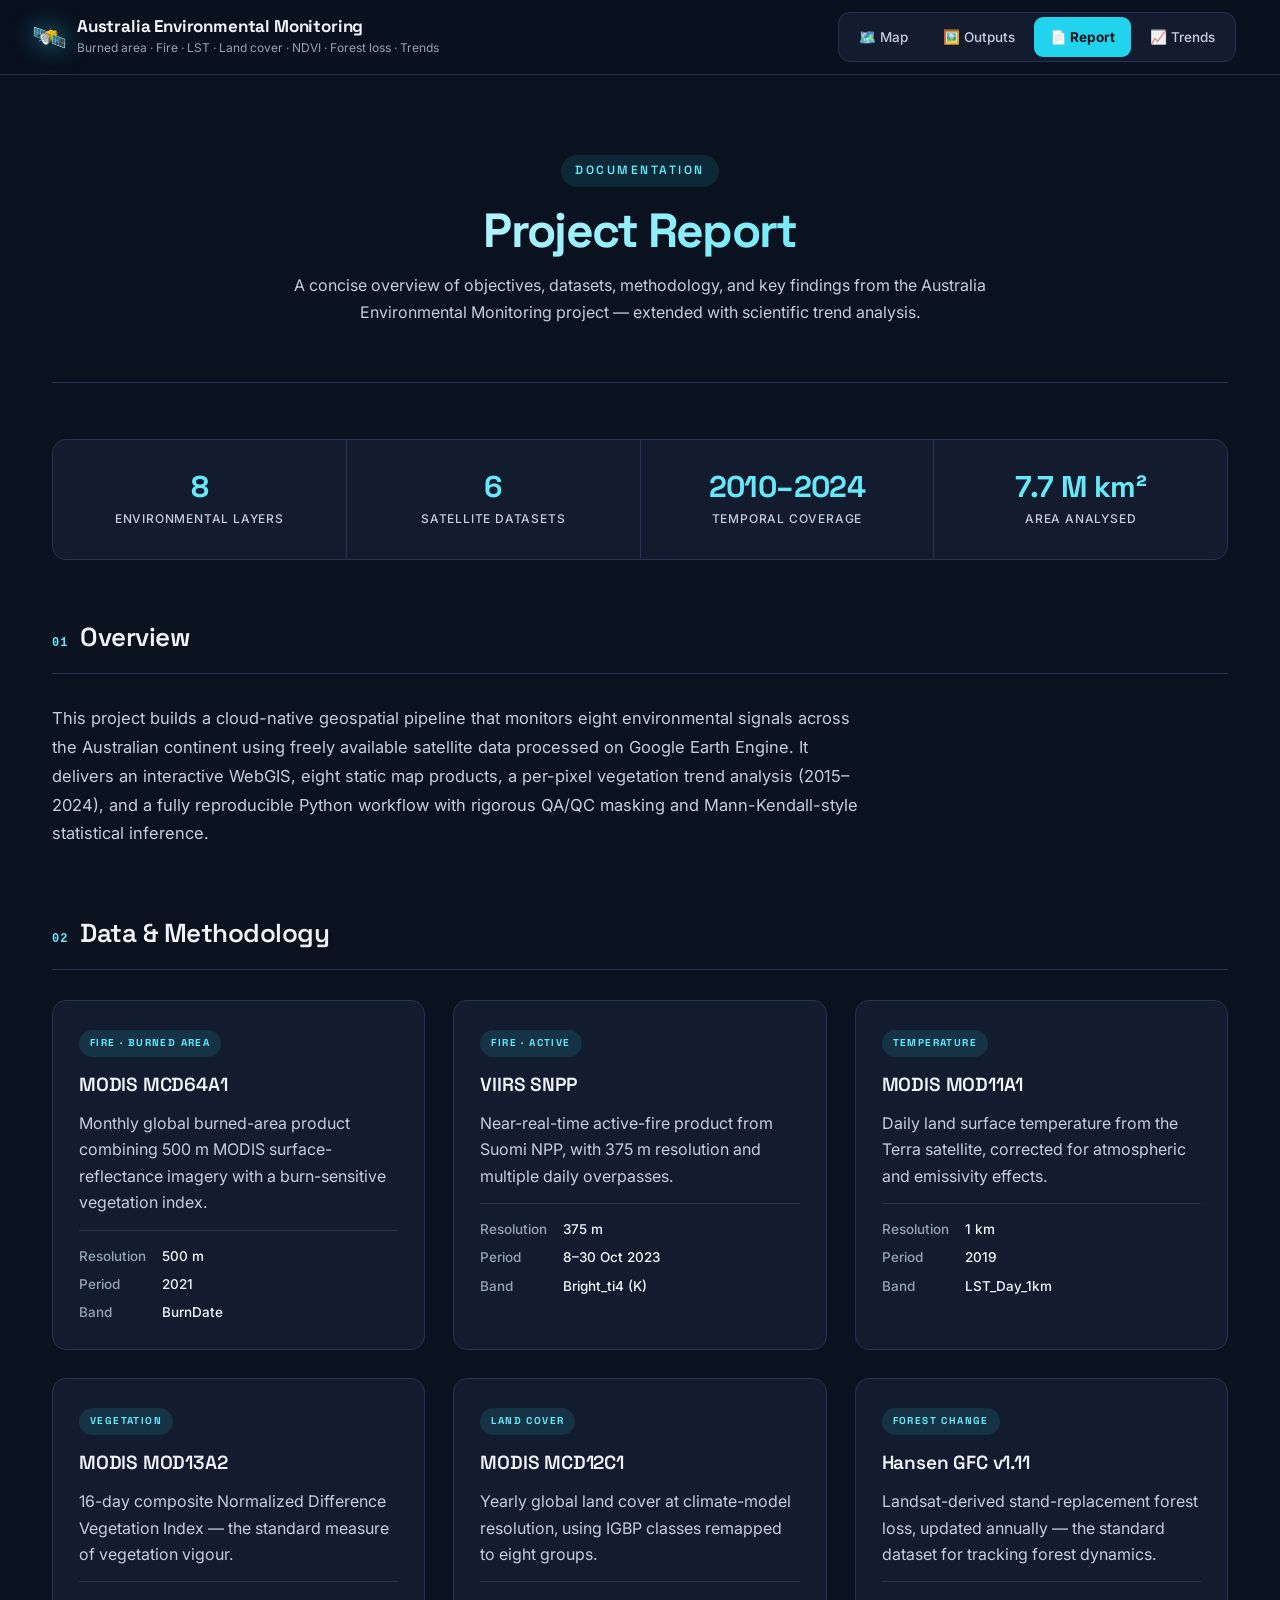
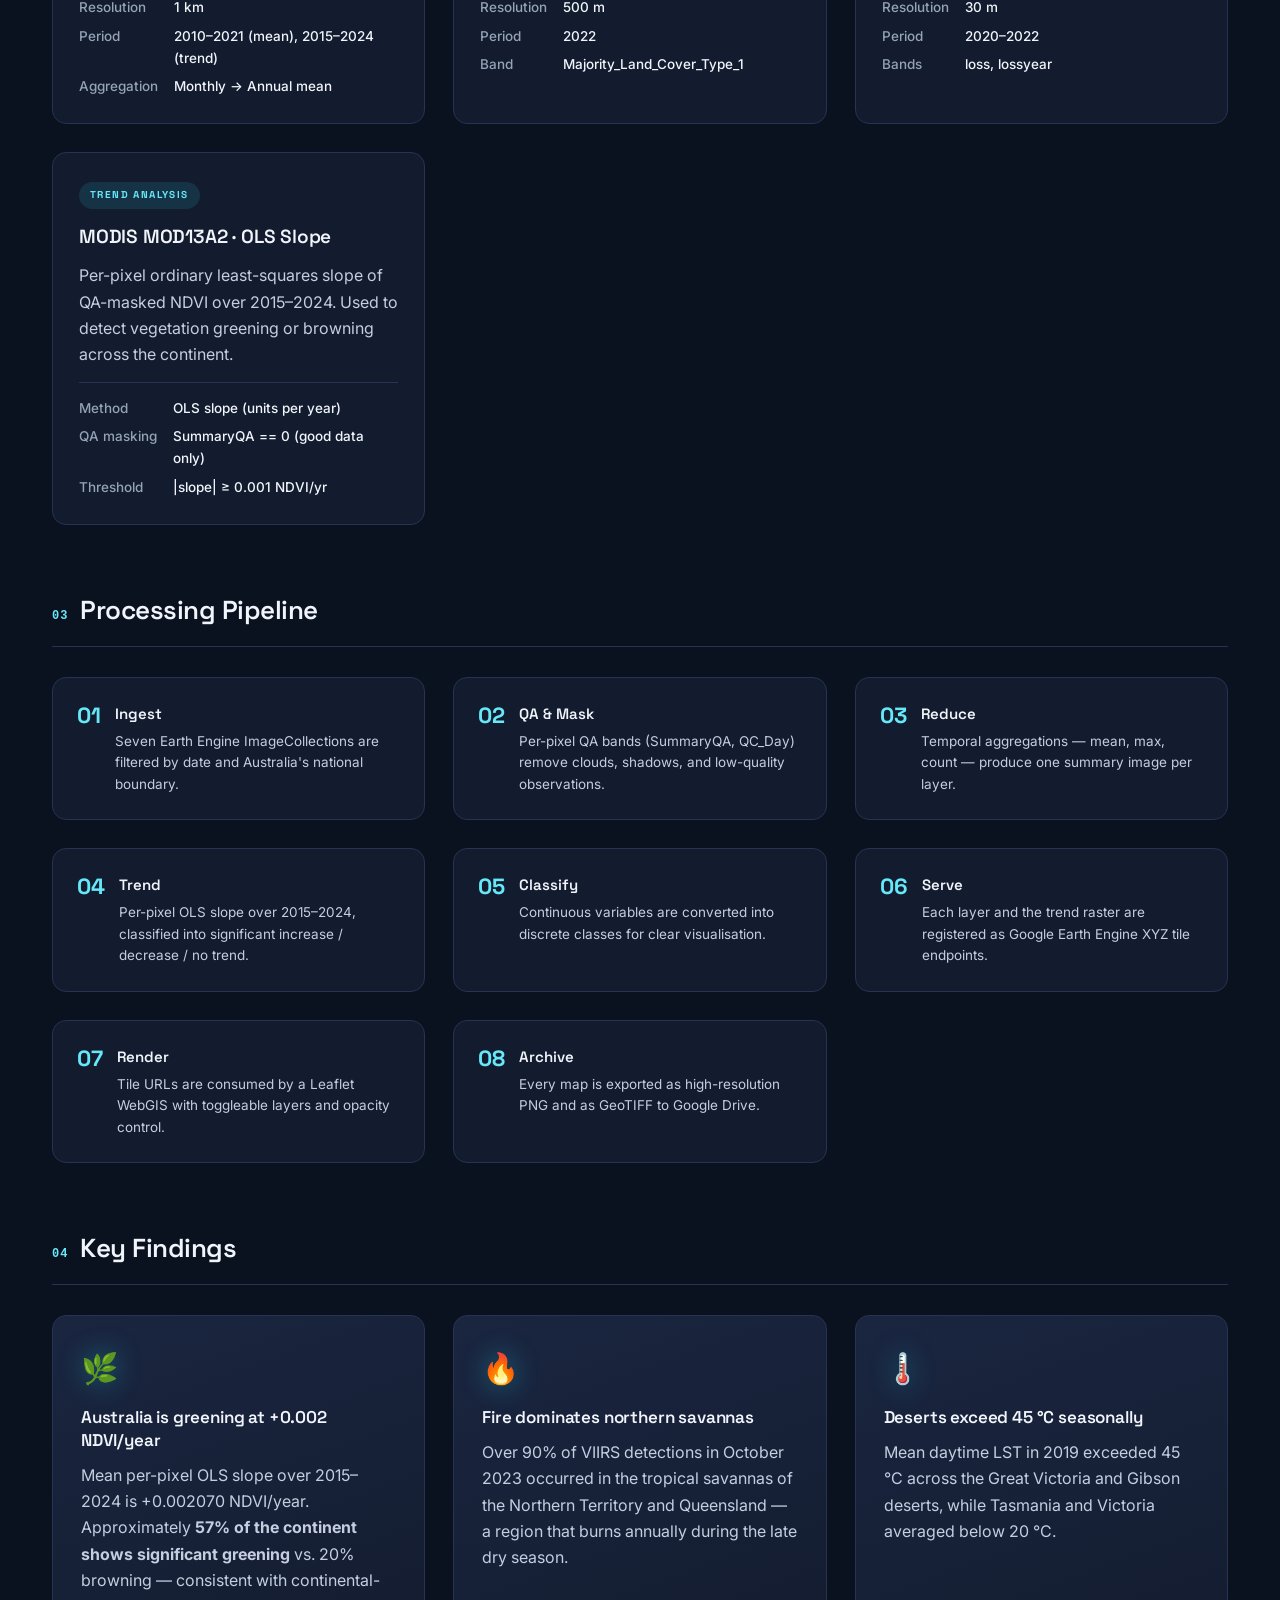
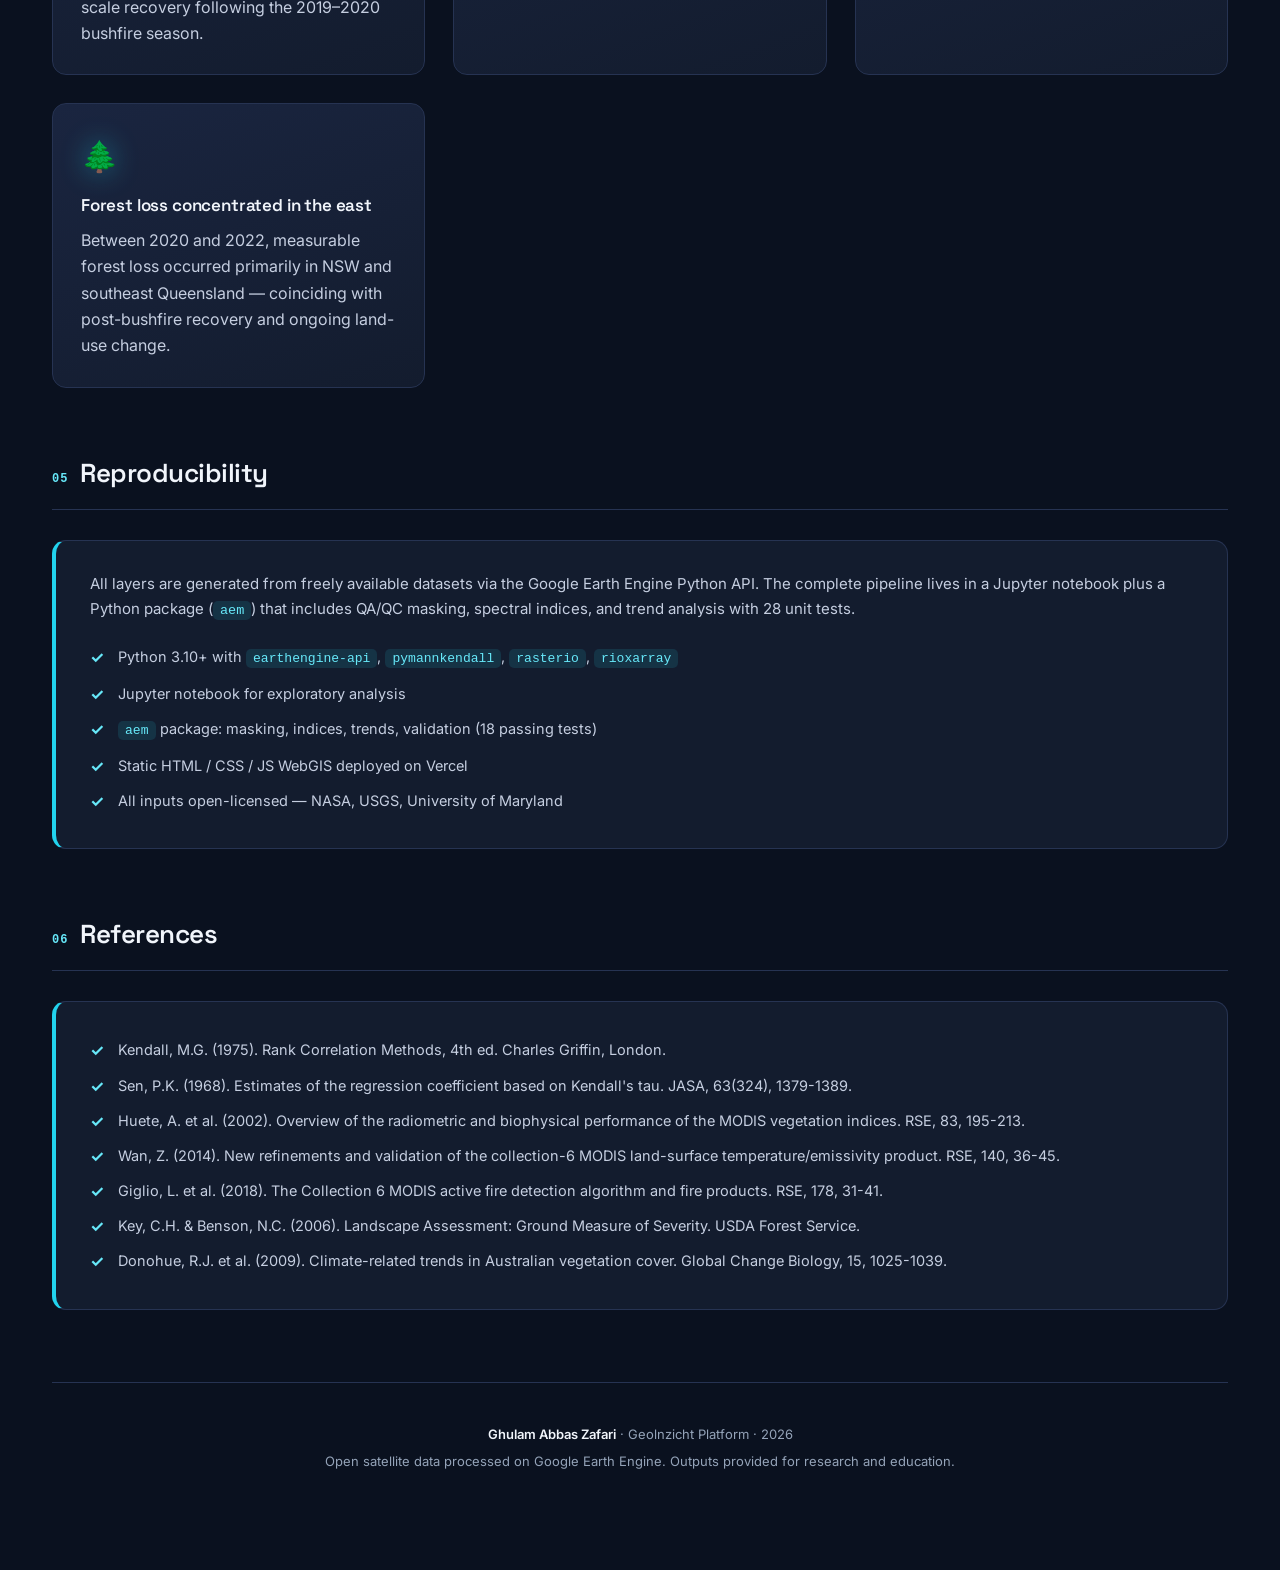
<file: report.html>
<!DOCTYPE html>
<html lang="en">
<head>
<meta charset="utf-8" />
<meta name="viewport" content="width=device-width, initial-scale=1.0, viewport-fit=cover" />
<meta name="theme-color" content="#0a111f" />
<title>Report — Australia Environmental Monitoring</title>
<link rel="preconnect" href="https://fonts.googleapis.com">
<link rel="preconnect" href="https://fonts.gstatic.com" crossorigin>
<link href="https://fonts.googleapis.com/css2?family=Inter:wght@400;500;600;700;800&family=Space+Grotesk:wght@500;600;700&display=swap" rel="stylesheet">
<link rel="stylesheet" href="styles.css" />
</head>
<body>

<header class="topbar">
  <div class="brand">
    <span class="logo">🛰️</span>
    <div>
      <h1>Australia Environmental Monitoring</h1>
      <p>Burned area · Fire · LST · Land cover · NDVI · Forest loss · Trends</p>
    </div>
  </div>
  <nav class="nav" id="mainNav">
    <a href="index.html" class="nav-link">🗺️ Map</a>
    <a href="outputs.html" class="nav-link">🖼️ Outputs</a>
    <a href="report.html" class="nav-link active">📄 Report</a>
    <a href="trends/" class="nav-link">📈 Trends</a>
  </nav>
  <div class="actions">
    <button class="menu-toggle" id="menuToggle" title="Menu" aria-label="Open menu">☰</button>
  </div>
</header>

<main class="page">

  <div class="page-hero">
    <span class="eyebrow">Documentation</span>
    <h1>Project Report</h1>
    <p>A concise overview of objectives, datasets, methodology, and key findings from the Australia Environmental Monitoring project — extended with scientific trend analysis.</p>
  </div>

  <section class="stats-strip">
    <div class="stat-block">
      <div class="stat-value">8</div>
      <div class="stat-label">Environmental layers</div>
    </div>
    <div class="stat-block">
      <div class="stat-value">6</div>
      <div class="stat-label">Satellite datasets</div>
    </div>
    <div class="stat-block">
      <div class="stat-value">2010–2024</div>
      <div class="stat-label">Temporal coverage</div>
    </div>
    <div class="stat-block">
      <div class="stat-value">7.7 M km²</div>
      <div class="stat-label">Area analysed</div>
    </div>
  </section>

  <section class="content-section">
    <div class="section-head">
      <span class="section-num">01</span>
      <h2>Overview</h2>
    </div>
    <p class="lead">
      This project builds a cloud-native geospatial pipeline that monitors eight environmental signals across the Australian continent using freely available satellite data processed on Google Earth Engine. It delivers an interactive WebGIS, eight static map products, a per-pixel vegetation trend analysis (2015–2024), and a fully reproducible Python workflow with rigorous QA/QC masking and Mann-Kendall-style statistical inference.
    </p>
  </section>

  <section class="content-section">
    <div class="section-head">
      <span class="section-num">02</span>
      <h2>Data &amp; Methodology</h2>
    </div>
    <div class="dataset-grid">

      <div class="dataset-card">
        <span class="pill">Fire · Burned Area</span>
        <h3>MODIS MCD64A1</h3>
        <p>Monthly global burned-area product combining 500 m MODIS surface-reflectance imagery with a burn-sensitive vegetation index.</p>
        <dl>
          <dt>Resolution</dt><dd>500 m</dd>
          <dt>Period</dt><dd>2021</dd>
          <dt>Band</dt><dd>BurnDate</dd>
        </dl>
      </div>

      <div class="dataset-card">
        <span class="pill">Fire · Active</span>
        <h3>VIIRS SNPP</h3>
        <p>Near-real-time active-fire product from Suomi NPP, with 375 m resolution and multiple daily overpasses.</p>
        <dl>
          <dt>Resolution</dt><dd>375 m</dd>
          <dt>Period</dt><dd>8–30 Oct 2023</dd>
          <dt>Band</dt><dd>Bright_ti4 (K)</dd>
        </dl>
      </div>

      <div class="dataset-card">
        <span class="pill">Temperature</span>
        <h3>MODIS MOD11A1</h3>
        <p>Daily land surface temperature from the Terra satellite, corrected for atmospheric and emissivity effects.</p>
        <dl>
          <dt>Resolution</dt><dd>1 km</dd>
          <dt>Period</dt><dd>2019</dd>
          <dt>Band</dt><dd>LST_Day_1km</dd>
        </dl>
      </div>

      <div class="dataset-card">
        <span class="pill">Vegetation</span>
        <h3>MODIS MOD13A2</h3>
        <p>16-day composite Normalized Difference Vegetation Index — the standard measure of vegetation vigour.</p>
        <dl>
          <dt>Resolution</dt><dd>1 km</dd>
          <dt>Period</dt><dd>2010–2021 (mean), 2015–2024 (trend)</dd>
          <dt>Aggregation</dt><dd>Monthly → Annual mean</dd>
        </dl>
      </div>

      <div class="dataset-card">
        <span class="pill">Land Cover</span>
        <h3>MODIS MCD12C1</h3>
        <p>Yearly global land cover at climate-model resolution, using IGBP classes remapped to eight groups.</p>
        <dl>
          <dt>Resolution</dt><dd>500 m</dd>
          <dt>Period</dt><dd>2022</dd>
          <dt>Band</dt><dd>Majority_Land_Cover_Type_1</dd>
        </dl>
      </div>

      <div class="dataset-card">
        <span class="pill">Forest Change</span>
        <h3>Hansen GFC v1.11</h3>
        <p>Landsat-derived stand-replacement forest loss, updated annually — the standard dataset for tracking forest dynamics.</p>
        <dl>
          <dt>Resolution</dt><dd>30 m</dd>
          <dt>Period</dt><dd>2020–2022</dd>
          <dt>Bands</dt><dd>loss, lossyear</dd>
        </dl>
      </div>

      <div class="dataset-card">
        <span class="pill">Trend Analysis</span>
        <h3>MODIS MOD13A2 · OLS Slope</h3>
        <p>Per-pixel ordinary least-squares slope of QA-masked NDVI over 2015–2024. Used to detect vegetation greening or browning across the continent.</p>
        <dl>
          <dt>Method</dt><dd>OLS slope (units per year)</dd>
          <dt>QA masking</dt><dd>SummaryQA == 0 (good data only)</dd>
          <dt>Threshold</dt><dd>|slope| ≥ 0.001 NDVI/yr</dd>
        </dl>
      </div>

    </div>
  </section>

  <section class="content-section">
    <div class="section-head">
      <span class="section-num">03</span>
      <h2>Processing Pipeline</h2>
    </div>
    <ol class="pipeline">
      <li>
        <span class="step">01</span>
        <div>
          <h4>Ingest</h4>
          <p>Seven Earth Engine ImageCollections are filtered by date and Australia's national boundary.</p>
        </div>
      </li>
      <li>
        <span class="step">02</span>
        <div>
          <h4>QA &amp; Mask</h4>
          <p>Per-pixel QA bands (SummaryQA, QC_Day) remove clouds, shadows, and low-quality observations.</p>
        </div>
      </li>
      <li>
        <span class="step">03</span>
        <div>
          <h4>Reduce</h4>
          <p>Temporal aggregations — mean, max, count — produce one summary image per layer.</p>
        </div>
      </li>
      <li>
        <span class="step">04</span>
        <div>
          <h4>Trend</h4>
          <p>Per-pixel OLS slope over 2015–2024, classified into significant increase / decrease / no trend.</p>
        </div>
      </li>
      <li>
        <span class="step">05</span>
        <div>
          <h4>Classify</h4>
          <p>Continuous variables are converted into discrete classes for clear visualisation.</p>
        </div>
      </li>
      <li>
        <span class="step">06</span>
        <div>
          <h4>Serve</h4>
          <p>Each layer and the trend raster are registered as Google Earth Engine XYZ tile endpoints.</p>
        </div>
      </li>
      <li>
        <span class="step">07</span>
        <div>
          <h4>Render</h4>
          <p>Tile URLs are consumed by a Leaflet WebGIS with toggleable layers and opacity control.</p>
        </div>
      </li>
      <li>
        <span class="step">08</span>
        <div>
          <h4>Archive</h4>
          <p>Every map is exported as high-resolution PNG and as GeoTIFF to Google Drive.</p>
        </div>
      </li>
    </ol>
  </section>

  <section class="content-section">
    <div class="section-head">
      <span class="section-num">04</span>
      <h2>Key Findings</h2>
    </div>
    <div class="findings-grid">

      <div class="finding">
        <span class="finding-icon">🌿</span>
        <h4>Australia is greening at +0.002 NDVI/year</h4>
        <p>Mean per-pixel OLS slope over 2015–2024 is +0.002070 NDVI/year. Approximately <strong>57% of the continent shows significant greening</strong> vs. 20% browning — consistent with continental-scale recovery following the 2019–2020 bushfire season.</p>
      </div>

      <div class="finding">
        <span class="finding-icon">🔥</span>
        <h4>Fire dominates northern savannas</h4>
        <p>Over 90% of VIIRS detections in October 2023 occurred in the tropical savannas of the Northern Territory and Queensland — a region that burns annually during the late dry season.</p>
      </div>

      <div class="finding">
        <span class="finding-icon">🌡️</span>
        <h4>Deserts exceed 45 °C seasonally</h4>
        <p>Mean daytime LST in 2019 exceeded 45 °C across the Great Victoria and Gibson deserts, while Tasmania and Victoria averaged below 20 °C.</p>
      </div>

      <div class="finding">
        <span class="finding-icon">🌲</span>
        <h4>Forest loss concentrated in the east</h4>
        <p>Between 2020 and 2022, measurable forest loss occurred primarily in NSW and southeast Queensland — coinciding with post-bushfire recovery and ongoing land-use change.</p>
      </div>

    </div>
  </section>

  <section class="content-section">
    <div class="section-head">
      <span class="section-num">05</span>
      <h2>Reproducibility</h2>
    </div>
    <div class="repro-box">
      <p>All layers are generated from freely available datasets via the Google Earth Engine Python API. The complete pipeline lives in a Jupyter notebook plus a Python package (<code>aem</code>) that includes QA/QC masking, spectral indices, and trend analysis with 28 unit tests.</p>
      <ul class="check-list">
        <li>Python 3.10+ with <code>earthengine-api</code>, <code>pymannkendall</code>, <code>rasterio</code>, <code>rioxarray</code></li>
        <li>Jupyter notebook for exploratory analysis</li>
        <li><code>aem</code> package: masking, indices, trends, validation (18 passing tests)</li>
        <li>Static HTML / CSS / JS WebGIS deployed on Vercel</li>
        <li>All inputs open-licensed — NASA, USGS, University of Maryland</li>
      </ul>
    </div>
  </section>

  <section class="content-section">
    <div class="section-head">
      <span class="section-num">06</span>
      <h2>References</h2>
    </div>
    <div class="repro-box">
      <ul class="check-list">
        <li>Kendall, M.G. (1975). Rank Correlation Methods, 4th ed. Charles Griffin, London.</li>
        <li>Sen, P.K. (1968). Estimates of the regression coefficient based on Kendall's tau. JASA, 63(324), 1379-1389.</li>
        <li>Huete, A. et al. (2002). Overview of the radiometric and biophysical performance of the MODIS vegetation indices. RSE, 83, 195-213.</li>
        <li>Wan, Z. (2014). New refinements and validation of the collection-6 MODIS land-surface temperature/emissivity product. RSE, 140, 36-45.</li>
        <li>Giglio, L. et al. (2018). The Collection 6 MODIS active fire detection algorithm and fire products. RSE, 178, 31-41.</li>
        <li>Key, C.H. &amp; Benson, N.C. (2006). Landscape Assessment: Ground Measure of Severity. USDA Forest Service.</li>
        <li>Donohue, R.J. et al. (2009). Climate-related trends in Australian vegetation cover. Global Change Biology, 15, 1025-1039.</li>
      </ul>
    </div>
  </section>

  <footer class="credits">
    <p><strong>Ghulam Abbas Zafari</strong> · Geolnzicht Platform · 2026</p>
    <p>Open satellite data processed on Google Earth Engine. Outputs provided for research and education.</p>
  </footer>

</main>

<script>
  const menuToggle = document.getElementById('menuToggle');
  const mainNav = document.getElementById('mainNav');
  if (menuToggle && mainNav) {
    menuToggle.addEventListener('click', () => {
      mainNav.classList.toggle('mobile-open');
    });
  }
</script>

</body>
</html>
</file>
<file: styles.css>
/* ============================================================
   Australia Environmental Monitoring — Fully Mobile-Responsive
   Breakpoints: 380 / 480 / 640 / 768 / 1024 / 1280
   ============================================================ */

:root {
  --bg: #0a111f;
  --surface: #131c2e;
  --surface-2: #1a2540;
  --border: #263352;
  --text: #f1f5fb;
  --text-dim: #c5cee0;
  --muted: #94a3b8;
  --accent: #22d3ee;
  --accent-hi: #67e8f9;
  --accent-soft: rgba(34, 211, 238, 0.12);

  --font-body: 'Inter', -apple-system, 'Segoe UI', Roboto, sans-serif;
  --font-display: 'Space Grotesk', 'Inter', sans-serif;
  --font-mono: 'SF Mono', ui-monospace, Menlo, monospace;

  --radius: 14px;
  --radius-sm: 10px;
  --shadow: 0 10px 40px rgba(0, 0, 0, 0.5);

  /* Fluid type — scales between mobile and desktop */
  --fs-h1: clamp(22px, 5vw, 48px);
  --fs-h2: clamp(18px, 3.5vw, 26px);
  --fs-h3: clamp(16px, 2.5vw, 19px);
  --fs-body: clamp(14px, 1.6vw, 16px);
  --fs-small: clamp(11px, 1.4vw, 12px);

  /* Fluid spacing */
  --pad-x: clamp(16px, 4vw, 32px);
  --gap: clamp(16px, 3vw, 28px);
}

*, *::before, *::after { box-sizing: border-box; }

html {
  font-size: 16px;
  -webkit-text-size-adjust: 100%;
  text-size-adjust: 100%;
  background: var(--bg);
}

body {
  margin: 0; padding: 0;
  min-height: 100vh;
  font-family: var(--font-body);
  font-size: var(--fs-body);
  line-height: 1.65;
  color: var(--text);
  background: var(--bg);
  -webkit-font-smoothing: antialiased;
  overflow-x: hidden;
}

a { color: var(--accent); text-decoration: none; transition: color 0.15s; }
a:hover { color: var(--accent-hi); }

img { max-width: 100%; height: auto; display: block; }

code {
  font-family: var(--font-mono);
  font-size: 0.9em;
  background: var(--accent-soft);
  color: var(--accent-hi);
  padding: 2px 7px;
  border-radius: 5px;
  word-break: break-word;
}

/* ============================================================
   TOP BAR
   ============================================================ */
.topbar {
  position: sticky;
  top: 0;
  z-index: 1200;
  display: flex;
  align-items: center;
  justify-content: space-between;
  gap: 12px;
  padding: 12px var(--pad-x);
  background: rgba(10, 17, 31, 0.95);
  backdrop-filter: blur(14px);
  -webkit-backdrop-filter: blur(14px);
  border-bottom: 1px solid var(--border);
  min-height: 64px;
}

.brand {
  display: flex;
  align-items: center;
  gap: 10px;
  min-width: 0;
  flex: 1;
}
.brand .logo {
  font-size: clamp(22px, 4vw, 28px);
  flex-shrink: 0;
  filter: drop-shadow(0 0 12px rgba(34, 211, 238, 0.6));
}
.brand h1 {
  margin: 0;
  font-family: var(--font-display);
  font-size: clamp(13px, 2.2vw, 17px);
  font-weight: 700;
  letter-spacing: -0.01em;
  color: var(--text);
  line-height: 1.2;
  white-space: nowrap;
  overflow: hidden;
  text-overflow: ellipsis;
}
.brand p {
  margin: 2px 0 0;
  font-size: var(--fs-small);
  color: var(--muted);
  white-space: nowrap;
  overflow: hidden;
  text-overflow: ellipsis;
}

/* Desktop navigation */
.nav {
  display: flex;
  gap: 3px;
  padding: 4px;
  border-radius: 12px;
  background: var(--surface);
  border: 1px solid var(--border);
}
.nav-link {
  padding: 9px 16px;
  border-radius: 9px;
  font-size: 13.5px;
  font-weight: 500;
  color: var(--text-dim);
  transition: all 0.15s;
  white-space: nowrap;
}
.nav-link:hover {
  background: var(--accent-soft);
  color: var(--accent-hi);
}
.nav-link.active {
  background: var(--accent);
  color: #08121c;
  font-weight: 700;
}

/* Mobile menu button */
.menu-toggle {
  display: none;
  background: var(--surface);
  border: 1px solid var(--border);
  color: var(--text);
  width: 40px;
  height: 40px;
  border-radius: 10px;
  cursor: pointer;
  font-size: 18px;
  align-items: center;
  justify-content: center;
  padding: 0;
  flex-shrink: 0;
}

.actions {
  display: flex;
  gap: 8px;
  flex-shrink: 0;
}
.actions button {
  background: var(--surface);
  color: var(--text);
  border: 1px solid var(--border);
  padding: 8px 14px;
  border-radius: 10px;
  font-family: var(--font-body);
  font-size: 13px;
  font-weight: 500;
  cursor: pointer;
  transition: all 0.15s;
  white-space: nowrap;
}
.actions button:hover {
  background: var(--accent);
  color: #08121c;
  border-color: var(--accent);
}

/* ============================================================
   MAP PAGE
   ============================================================ */
.map-wrapper {
  position: relative;
  width: 100%;
  height: calc(100vh - 64px);
  min-height: 400px;
}

#map {
  position: absolute;
  inset: 0;
  z-index: 1;
}

/* Hero title — responsive */
.hero-title {
  position: absolute;
  top: 16px;
  left: 50%;
  transform: translateX(-50%);
  z-index: 1050;
  text-align: center;
  pointer-events: none;
  padding: 10px 20px;
  background: rgba(10, 17, 31, 0.78);
  backdrop-filter: blur(12px);
  -webkit-backdrop-filter: blur(12px);
  border: 1px solid rgba(34, 211, 238, 0.25);
  border-radius: 14px;
  max-width: calc(100% - 32px);
  box-shadow: 0 8px 32px rgba(0, 0, 0, 0.5);
}
.hero-title h2 {
  margin: 0;
  font-family: var(--font-display);
  font-size: clamp(14px, 2.6vw, 24px);
  font-weight: 700;
  letter-spacing: -0.02em;
  background: linear-gradient(135deg, #ffffff 0%, #67e8f9 100%);
  -webkit-background-clip: text;
  -webkit-text-fill-color: transparent;
  background-clip: text;
}
.hero-title p {
  margin: 3px 0 0;
  font-size: var(--fs-small);
  color: var(--text-dim);
}

/* Layer panel */
.layer-panel {
  position: absolute;
  top: 88px;
  left: 12px;
  z-index: 1100;
  width: min(320px, calc(100% - 24px));
  max-height: calc(100% - 140px);
  overflow-y: auto;
  -webkit-overflow-scrolling: touch;
  background: rgba(19, 28, 46, 0.97);
  backdrop-filter: blur(14px);
  -webkit-backdrop-filter: blur(14px);
  border: 1px solid var(--border);
  border-radius: var(--radius);
  padding: 16px;
  box-shadow: var(--shadow);
  transition: transform 0.25s ease, opacity 0.25s ease;
}
.layer-panel.hidden {
  transform: translateX(-380px);
  opacity: 0;
  pointer-events: none;
}
.layer-panel h2 {
  margin: 0 0 12px;
  font-family: var(--font-display);
  font-size: 11.5px;
  font-weight: 600;
  text-transform: uppercase;
  letter-spacing: 1.5px;
  color: var(--muted);
}
.layer-item {
  display: grid;
  grid-template-columns: auto 1fr;
  gap: 3px 10px;
  padding: 10px 0;
  border-bottom: 1px solid var(--border);
}
.layer-item:last-child { border-bottom: none; }
.layer-item input[type="checkbox"] {
  margin-top: 4px;
  accent-color: var(--accent);
  cursor: pointer;
  width: 18px;
  height: 18px;
  flex-shrink: 0;
}
.layer-item .name {
  font-weight: 600;
  font-size: 13.5px;
  color: var(--text);
  line-height: 1.35;
}
.layer-item .desc {
  font-size: 11.5px;
  color: var(--muted);
  margin-top: 2px;
  line-height: 1.5;
}
.layer-item input[type="range"] {
  grid-column: 1 / -1;
  width: 100%;
  margin-top: 8px;
  accent-color: var(--accent);
  cursor: pointer;
}

.basemap-switch {
  display: flex;
  flex-wrap: wrap;
  gap: 10px 16px;
  margin-top: 14px;
  padding-top: 14px;
  border-top: 1px solid var(--border);
  font-size: 12.5px;
  color: var(--text-dim);
}
.basemap-switch label {
  display: flex;
  align-items: center;
  gap: 6px;
  cursor: pointer;
}
.basemap-switch input[type="radio"] { accent-color: var(--accent); cursor: pointer; }

/* Legend */
.legend-box {
  position: absolute;
  top: 88px;
  right: 12px;
  z-index: 1100;
  background: rgba(19, 28, 46, 0.97);
  backdrop-filter: blur(14px);
  -webkit-backdrop-filter: blur(14px);
  border: 1px solid var(--border);
  border-radius: var(--radius);
  padding: 14px 16px;
  min-width: 180px;
  max-width: min(280px, calc(100% - 24px));
  box-shadow: var(--shadow);
  font-size: 12.5px;
}
.legend-box h3 {
  margin: 0 0 10px;
  font-family: var(--font-display);
  font-size: 13px;
  font-weight: 600;
  color: var(--text);
  padding-bottom: 8px;
  border-bottom: 1px solid var(--border);
}
.legend-box .row {
  display: flex;
  align-items: center;
  gap: 10px;
  margin: 6px 0;
  font-size: 12px;
  color: var(--text-dim);
}
.legend-box .sw {
  width: 18px;
  height: 12px;
  border: 1px solid rgba(255, 255, 255, 0.25);
  border-radius: 3px;
  flex-shrink: 0;
}

/* Coords */
.coords {
  position: absolute;
  bottom: 46px;
  right: 12px;
  z-index: 1100;
  background: rgba(10, 17, 31, 0.9);
  color: #fff;
  font-size: 11px;
  padding: 6px 10px;
  border-radius: 8px;
  font-family: var(--font-mono);
  border: 1px solid var(--border);
  max-width: calc(100% - 24px);
}

/* Footer */
.footer {
  position: absolute;
  bottom: 0;
  left: 0;
  right: 0;
  z-index: 1100;
  display: flex;
  gap: 8px;
  align-items: center;
  justify-content: center;
  flex-wrap: wrap;
  background: rgba(10, 17, 31, 0.96);
  color: var(--muted);
  font-size: 11px;
  padding: 8px 12px;
  border-top: 1px solid var(--border);
  text-align: center;
}
.footer a { color: var(--accent); }

/* ============================================================
   CONTENT PAGES
   ============================================================ */
.page {
  max-width: 1240px;
  margin: 0 auto;
  padding: clamp(32px, 6vw, 56px) var(--pad-x) clamp(60px, 8vw, 96px);
}

.page-hero {
  text-align: center;
  padding: clamp(16px, 3vw, 24px) 0 clamp(32px, 5vw, 56px);
  border-bottom: 1px solid var(--border);
  margin-bottom: clamp(32px, 5vw, 56px);
}
.page-hero .eyebrow {
  display: inline-block;
  font-family: var(--font-display);
  font-size: clamp(10px, 1.6vw, 12px);
  font-weight: 600;
  letter-spacing: 2.5px;
  text-transform: uppercase;
  color: var(--accent-hi);
  background: var(--accent-soft);
  padding: 6px 14px;
  border-radius: 24px;
  margin-bottom: 18px;
}
.page-hero h1 {
  margin: 0 0 14px;
  font-family: var(--font-display);
  font-size: var(--fs-h1);
  font-weight: 700;
  letter-spacing: -0.035em;
  line-height: 1.1;
  background: linear-gradient(135deg, #ffffff 0%, #67e8f9 70%);
  -webkit-background-clip: text;
  -webkit-text-fill-color: transparent;
  background-clip: text;
}
.page-hero p {
  max-width: 720px;
  margin: 0 auto;
  font-size: var(--fs-body);
  line-height: 1.7;
  color: var(--text-dim);
}

/* ============================================================
   OUTPUTS GALLERY
   ============================================================ */
.gallery {
  display: grid;
  grid-template-columns: repeat(auto-fit, minmax(min(100%, 320px), 1fr));
  gap: var(--gap);
}

.map-card {
  background: var(--surface);
  border: 1px solid var(--border);
  border-radius: var(--radius);
  overflow: hidden;
  transition: transform 0.25s, border-color 0.25s, box-shadow 0.25s;
  display: flex;
  flex-direction: column;
}
.map-card:hover {
  transform: translateY(-4px);
  border-color: rgba(34, 211, 238, 0.5);
  box-shadow: 0 16px 44px rgba(34, 211, 238, 0.12);
}

.thumb-wrap {
  position: relative;
  width: 100%;
  aspect-ratio: 16 / 10;
  overflow: hidden;
  background: #000;
}
.thumb {
  width: 100%;
  height: 100%;
  object-fit: cover;
  display: block;
  cursor: zoom-in;
  transition: transform 0.4s ease;
}
.map-card:hover .thumb { transform: scale(1.04); }

.thumb-tag {
  position: absolute;
  top: 12px;
  left: 12px;
  font-family: var(--font-display);
  font-size: 10.5px;
  font-weight: 700;
  letter-spacing: 1.2px;
  text-transform: uppercase;
  color: #08121c;
  background: var(--accent);
  padding: 5px 11px;
  border-radius: 20px;
  box-shadow: 0 4px 12px rgba(0, 0, 0, 0.4);
}

.map-card .body {
  padding: clamp(16px, 2.5vw, 22px) clamp(16px, 2.5vw, 24px) clamp(18px, 3vw, 26px);
  flex: 1;
  display: flex;
  flex-direction: column;
}
.map-card .meta {
  font-family: var(--font-mono);
  font-size: 11px;
  color: var(--accent-hi);
  letter-spacing: 0.4px;
  margin-bottom: 8px;
  font-weight: 500;
}
.map-card h3 {
  margin: 0 0 10px;
  font-family: var(--font-display);
  font-size: var(--fs-h3);
  font-weight: 600;
  letter-spacing: -0.01em;
  line-height: 1.3;
  color: var(--text);
}
.map-card p {
  margin: 0;
  font-size: var(--fs-body);
  line-height: 1.65;
  color: var(--text-dim);
}

/* ============================================================
   LIGHTBOX
   ============================================================ */
.lightbox {
  position: fixed;
  inset: 0;
  z-index: 2000;
  background: rgba(0, 0, 0, 0.95);
  display: none;
  align-items: center;
  justify-content: center;
  padding: 16px;
  cursor: zoom-out;
}
.lightbox.active { display: flex; }
.lightbox img {
  max-width: 100%;
  max-height: 100%;
  border-radius: 10px;
  box-shadow: 0 24px 80px rgba(0, 0, 0, 0.9);
}

/* ============================================================
   REPORT
   ============================================================ */
.stats-strip {
  display: grid;
  grid-template-columns: repeat(auto-fit, minmax(min(100%, 160px), 1fr));
  gap: 1px;
  background: var(--border);
  border: 1px solid var(--border);
  border-radius: var(--radius);
  overflow: hidden;
  margin-bottom: clamp(32px, 5vw, 56px);
}
.stat-block {
  background: var(--surface);
  padding: clamp(20px, 3vw, 30px) clamp(14px, 2vw, 22px);
  text-align: center;
}
.stat-value {
  font-family: var(--font-display);
  font-size: clamp(20px, 3.5vw, 30px);
  font-weight: 700;
  color: var(--accent-hi);
  letter-spacing: -0.02em;
  line-height: 1.1;
}
.stat-label {
  margin-top: 6px;
  font-size: clamp(10.5px, 1.5vw, 12px);
  letter-spacing: 0.8px;
  color: var(--text-dim);
  text-transform: uppercase;
  font-weight: 500;
}

.content-section { margin-bottom: clamp(40px, 6vw, 64px); }

.section-head {
  display: flex;
  align-items: baseline;
  gap: 12px;
  padding-bottom: 14px;
  margin-bottom: clamp(20px, 3vw, 30px);
  border-bottom: 1px solid var(--border);
  flex-wrap: wrap;
}
.section-num {
  font-family: var(--font-mono);
  font-size: 12px;
  font-weight: 700;
  color: var(--accent-hi);
  letter-spacing: 1px;
}
.section-head h2 {
  margin: 0;
  font-family: var(--font-display);
  font-size: var(--fs-h2);
  font-weight: 600;
  letter-spacing: -0.02em;
  color: var(--text);
}

.lead {
  font-size: clamp(14.5px, 1.7vw, 16.5px);
  line-height: 1.75;
  color: var(--text-dim);
  max-width: 820px;
}

/* ============================================================
   DATASET CARDS
   ============================================================ */
.dataset-grid {
  display: grid;
  grid-template-columns: repeat(auto-fit, minmax(min(100%, 300px), 1fr));
  gap: var(--gap);
}
.dataset-card {
  background: var(--surface);
  border: 1px solid var(--border);
  border-radius: var(--radius);
  padding: clamp(18px, 3vw, 26px);
  transition: transform 0.2s, border-color 0.2s;
}
.dataset-card:hover {
  transform: translateY(-3px);
  border-color: rgba(34, 211, 238, 0.45);
}
.dataset-card .pill {
  display: inline-block;
  font-family: var(--font-display);
  font-size: 10px;
  font-weight: 700;
  letter-spacing: 1.4px;
  text-transform: uppercase;
  color: var(--accent-hi);
  background: var(--accent-soft);
  padding: 5px 11px;
  border-radius: 24px;
  margin-bottom: 12px;
}
.dataset-card h3 {
  margin: 0 0 10px;
  font-family: var(--font-display);
  font-size: var(--fs-h3);
  font-weight: 600;
  letter-spacing: -0.01em;
  color: var(--text);
}
.dataset-card p {
  margin: 0 0 14px;
  font-size: var(--fs-body);
  line-height: 1.65;
  color: var(--text-dim);
}
.dataset-card dl {
  display: grid;
  grid-template-columns: max-content 1fr;
  gap: 6px 16px;
  margin: 0;
  font-size: clamp(12.5px, 1.5vw, 13.5px);
  padding-top: 14px;
  border-top: 1px solid var(--border);
}
.dataset-card dt { color: var(--muted); font-weight: 500; }
.dataset-card dd { margin: 0; color: var(--text); font-weight: 500; }

/* ============================================================
   PIPELINE
   ============================================================ */
.pipeline {
  list-style: none;
  padding: 0;
  margin: 0;
  display: grid;
  grid-template-columns: repeat(auto-fit, minmax(min(100%, 300px), 1fr));
  gap: var(--gap);
}
.pipeline li {
  display: flex;
  gap: 14px;
  padding: clamp(16px, 2.5vw, 24px);
  background: var(--surface);
  border: 1px solid var(--border);
  border-radius: var(--radius);
  transition: border-color 0.2s;
}
.pipeline li:hover { border-color: rgba(34, 211, 238, 0.45); }
.pipeline .step {
  font-family: var(--font-display);
  font-size: clamp(18px, 2.5vw, 22px);
  font-weight: 700;
  color: var(--accent-hi);
  line-height: 1;
  padding-top: 2px;
  flex-shrink: 0;
}
.pipeline h4 {
  margin: 0 0 4px;
  font-family: var(--font-display);
  font-size: 15px;
  font-weight: 600;
  color: var(--text);
}
.pipeline p {
  margin: 0;
  font-size: 13.5px;
  line-height: 1.6;
  color: var(--text-dim);
}

/* ============================================================
   FINDINGS
   ============================================================ */
.findings-grid {
  display: grid;
  grid-template-columns: repeat(auto-fit, minmax(min(100%, 280px), 1fr));
  gap: var(--gap);
}
.finding {
  background: linear-gradient(160deg, var(--surface-2), var(--surface));
  border: 1px solid var(--border);
  border-radius: var(--radius);
  padding: clamp(20px, 3vw, 28px);
  transition: transform 0.2s, border-color 0.2s;
}
.finding:hover {
  transform: translateY(-3px);
  border-color: rgba(34, 211, 238, 0.5);
}
.finding-icon {
  font-size: clamp(24px, 3vw, 30px);
  display: block;
  margin-bottom: 12px;
  filter: drop-shadow(0 0 14px rgba(34, 211, 238, 0.45));
}
.finding h4 {
  margin: 0 0 10px;
  font-family: var(--font-display);
  font-size: clamp(15px, 2vw, 17px);
  font-weight: 600;
  letter-spacing: -0.01em;
  line-height: 1.35;
  color: var(--text);
}
.finding p {
  margin: 0;
  font-size: var(--fs-body);
  line-height: 1.65;
  color: var(--text-dim);
}

/* ============================================================
   REPRODUCIBILITY
   ============================================================ */
.repro-box {
  background: var(--surface);
  border: 1px solid var(--border);
  border-left: 4px solid var(--accent);
  border-radius: var(--radius);
  padding: clamp(20px, 3.5vw, 30px) clamp(20px, 4vw, 34px);
}
.repro-box p {
  margin: 0 0 16px;
  font-size: clamp(14px, 1.6vw, 15px);
  line-height: 1.7;
  color: var(--text-dim);
}
.check-list {
  list-style: none;
  padding: 0;
  margin: 0;
}
.check-list li {
  position: relative;
  padding: 6px 0 6px 28px;
  font-size: clamp(13.5px, 1.5vw, 14.5px);
  color: var(--text-dim);
  line-height: 1.6;
}
.check-list li::before {
  content: "✓";
  position: absolute;
  left: 0;
  top: 6px;
  color: var(--accent-hi);
  font-weight: 700;
  font-size: 16px;
}

/* ============================================================
   CREDITS
   ============================================================ */
.credits {
  margin-top: clamp(48px, 6vw, 72px);
  padding-top: clamp(24px, 4vw, 36px);
  border-top: 1px solid var(--border);
  text-align: center;
  color: var(--muted);
  font-size: clamp(12px, 1.5vw, 13px);
  line-height: 1.8;
}
.credits p { margin: 4px 0; }
.credits strong { color: var(--text); font-weight: 600; }

/* ============================================================
   RESPONSIVE — MOBILE FIRST ADJUSTMENTS
   ============================================================ */

/* Mobile: hide desktop nav, show hamburger */
@media (max-width: 768px) {
  .nav { display: none; }
  .menu-toggle { display: flex; }

  /* Mobile drawer nav */
  .nav.mobile-open {
    display: flex;
    flex-direction: column;
    position: absolute;
    top: 64px;
    left: 12px;
    right: 12px;
    background: var(--surface);
    padding: 8px;
    z-index: 1300;
    border: 1px solid var(--border);
    border-radius: var(--radius);
    box-shadow: var(--shadow);
  }
  .nav.mobile-open .nav-link {
    text-align: left;
    padding: 12px 16px;
  }

  /* Layer panel — full width on mobile, positioned above legend */
  .layer-panel {
    top: 76px;
    left: 8px;
    right: 8px;
    width: auto;
    max-height: 50vh;
  }
  .layer-panel.hidden {
    transform: translateY(-120%);
  }

  /* Legend — pinned to bottom on mobile */
  .legend-box {
    top: auto;
    bottom: 96px;
    left: 8px;
    right: 8px;
    max-width: none;
    min-width: 0;
  }

  /* Coords — hide on very small screens */
  .coords {
    display: none;
  }

  /* Footer — smaller */
  .footer {
    font-size: 10px;
    padding: 6px 8px;
    gap: 6px;
  }

  /* Reduce hero on mobile */
  .hero-title {
    top: 12px;
    padding: 8px 16px;
    border-radius: 12px;
  }

  /* Stats strip — 2 columns */
  .stats-strip {
    grid-template-columns: repeat(2, 1fr);
  }
}

/* Small phone */
@media (max-width: 480px) {
  .brand h1 { font-size: 12px; }
  .brand p { display: none; }

  .page-hero h1 { font-size: clamp(20px, 7vw, 30px); }
  .page-hero p { font-size: 14px; }

  .actions button {
    padding: 7px 10px;
    font-size: 12px;
  }

  /* Card body — tighter padding */
  .map-card .body { padding: 14px 16px 18px; }

  /* Hide the tag pill on very small screens if it overlaps */
  .thumb-tag { font-size: 9.5px; padding: 4px 9px; }
}

/* Very small (iPhone SE) */
@media (max-width: 380px) {
  .brand h1 { font-size: 11px; }
  .logo { font-size: 20px !important; }
  .actions button { padding: 6px 8px; font-size: 11px; }
}

/* Tablet / desktop — the map goes full height */
@media (min-width: 769px) {
  .map-wrapper {
    height: calc(100vh - 64px);
  }
  .menu-toggle { display: none; }
}

/* Landscape phones */
@media (max-height: 500px) and (orientation: landscape) {
  .hero-title {
    top: 8px;
    padding: 6px 14px;
  }
  .hero-title h2 { font-size: 14px; }
  .hero-title p { display: none; }

  .layer-panel {
    top: 60px;
    max-height: 60vh;
  }
}

/* Print */
@media print {
  .topbar, .hero-title, .layer-panel, .legend-box, .coords, .footer {
    display: none;
  }
  #map { position: static; height: 500px; }
}
</file>
